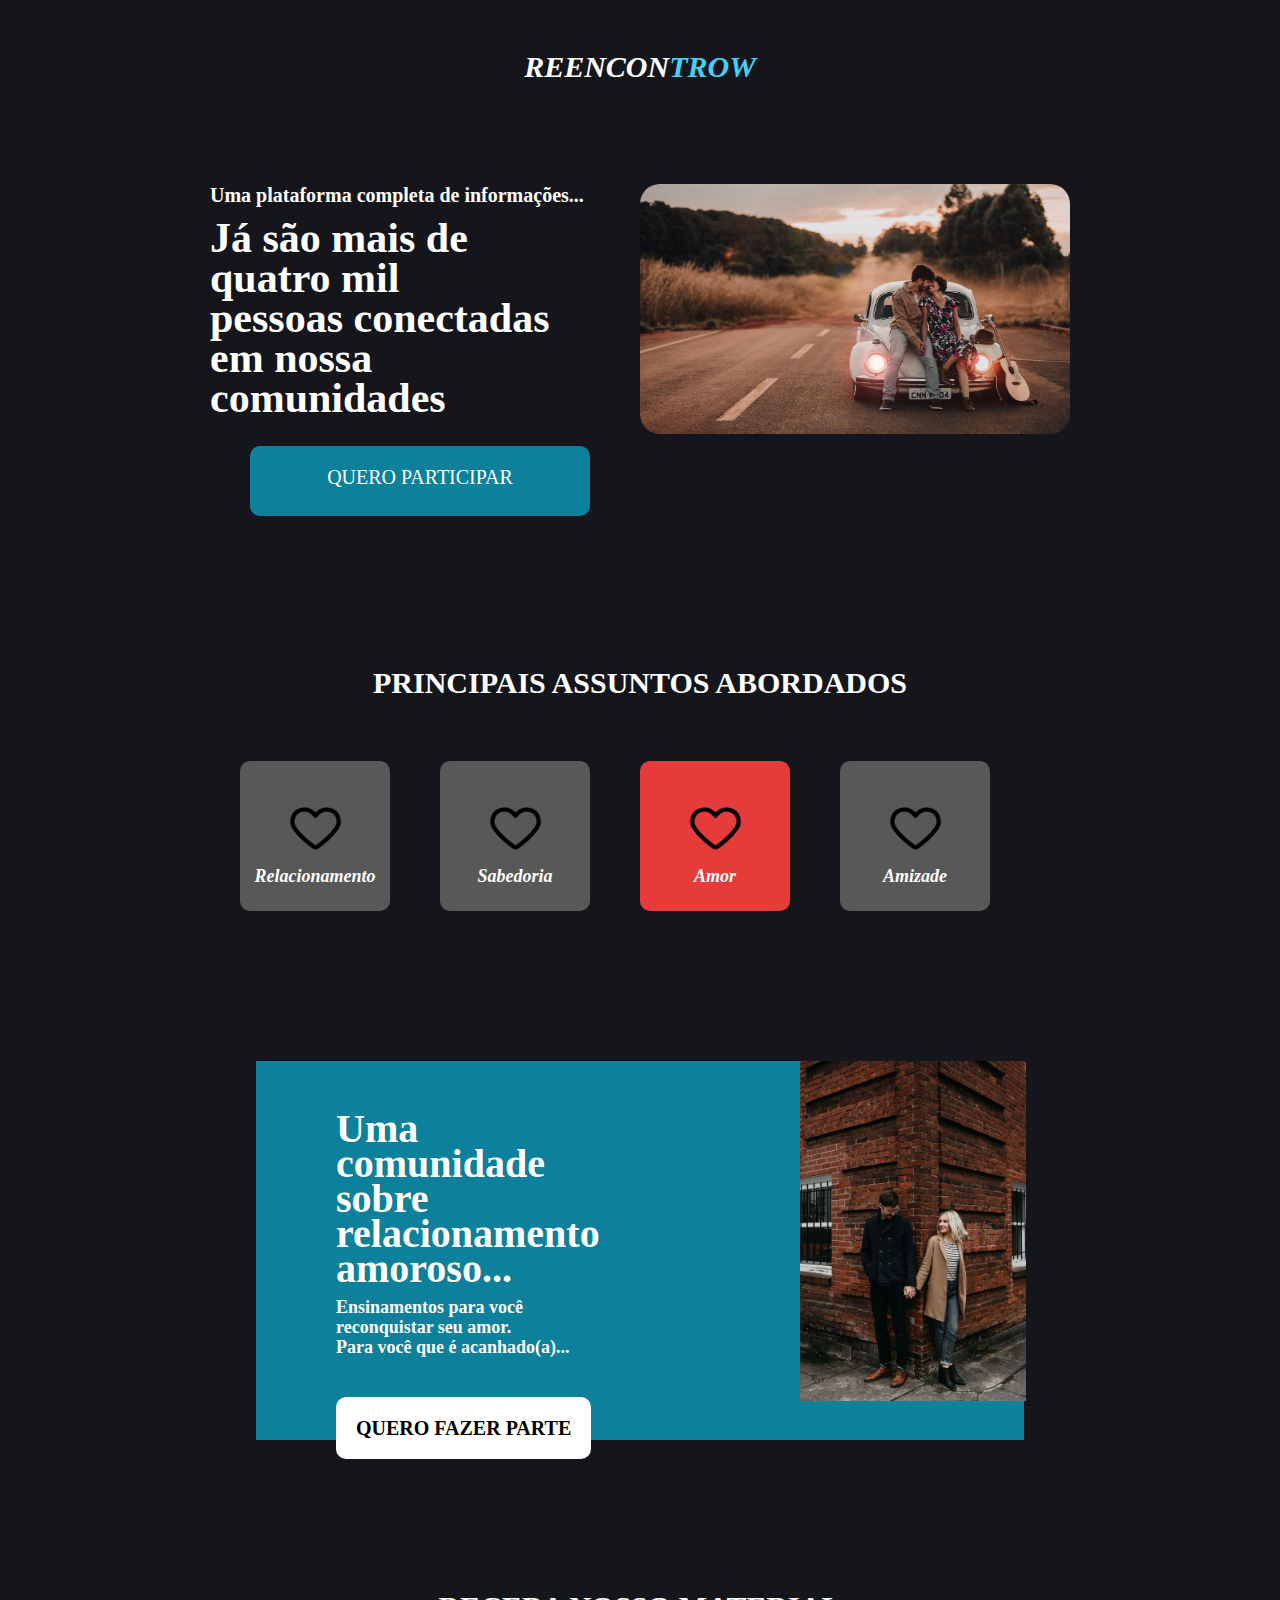
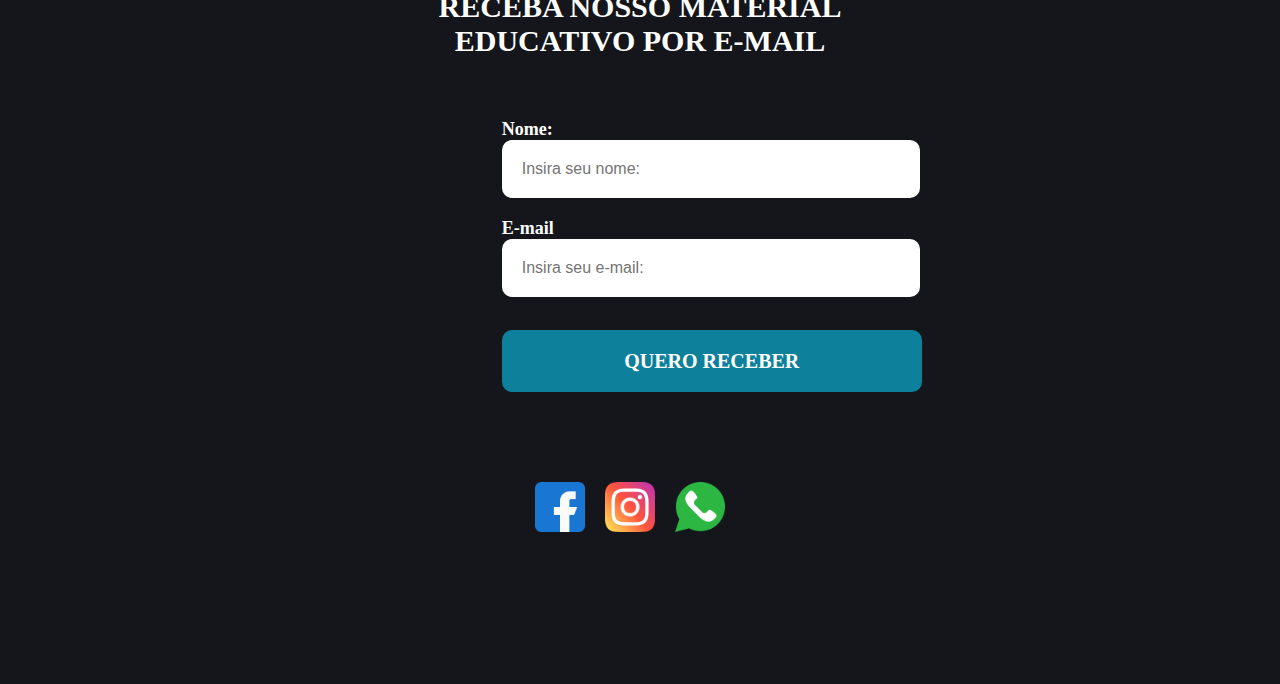
<file: index.html>
<!doctype html> 

    <html lang="pt-br">

    <head>

        <meta charset="utf-8">
        <meta name="viewport" content="width=device-width, initial-scale=1">
        <title>REENCONTROW</title>
        <link rel="stylesheet" href="https://caamag.github.io/Projeto-Reencontrow/style.css">

    </head>

    <body>
        
        <header>

            <div class="logo">

            <h1><i>REENCON<span>TROW</i></span></h1>

            </div>

        </header>

        <section class="section1">

            <div class="texto1">

                <h3>Uma plataforma completa de informações...</h3><br>
                <h2>Já são mais de quatro mil<br> pessoas conectadas<br> em nossa comunidades</h2><br><br>
                <a href="" target="_blank">QUERO PARTICIPAR</a>

            </div>

            <div class="img1">

                <img src="img1.jpg" alt="">

            </div>

        </section>

        <section class="section-sub">

        <h1 class="sub-card">PRINCIPAIS ASSUNTOS ABORDADOS</h1><br>

        </section>

        <section class="section2">

            <div class="cards">
            <div class="card">

                <img src="coracao.png" alt=""><br>
                <p><i>Relacionamento</i></p>

            </div>

            <div class="card">
                <img src="coracao.png" alt=""><br>
                <p><i>Sabedoria</i></p>

            </div>

            <div class="card-amor">

                <img src="coracao.png" alt=""><br>
                <p><i>Amor</i></p>

            </div>
            
            <div class="card">

                <img src="coracao.png" alt=""><br>
                <p><i>Amizade</i></p>

            </div>

        </div>


        </section>

        <section class="section3">

            <div class="texto2">

                <h2>Uma comunidade sobre<br>relacionamento amoroso...</h2><br>
                <h3>Ensinamentos para você reconquistar seu amor.<br>Para você que é acanhado(a)...</h3>
                <a href="" target="_blank">QUERO FAZER PARTE</a>

            </div>

            <div class="img2">

                <img src="Inspiração_ fotos tumblr de casais.jpg" alt="">

            </div>

        </section>

        <h1 class="sub">RECEBA NOSSO MATERIAL<br>EDUCATIVO POR E-MAIL</h1><br>

        <section class="section4">

            <label class="label-texto" for="nome">Nome:</label><br>
            <input class="caixas-de-texto" type="text" name="nome" id="nome" placeholder="Insira seu nome:"><br>

            <label class="label-texto" for="e-mail">E-mail</label><br>
            <input class="caixas-de-texto" type="text" name="nome" id="e-mail" placeholder="Insira seu e-mail:"><br><br><br><br>

            <a href="" target="_blank">QUERO RECEBER</a>

        </section>

        <footer>

           <a href="contatos" id="contatos"></a>

            <a href="http://www.facebook.com/caiolopesfv" target="_blank">  

                <img src="facebook.png" alt="">

            </a>

            <a href="http://instagram.com/caa_mag/" target="_blank">

                <img src="instagram.png" alt="">

            </a>

            <a href="http://wa.me/5511957473951" target="_blank">

                <img src="whatsapp.png" alt="">

            </a>

        </footer>

    </body>

    </html>
</file>
